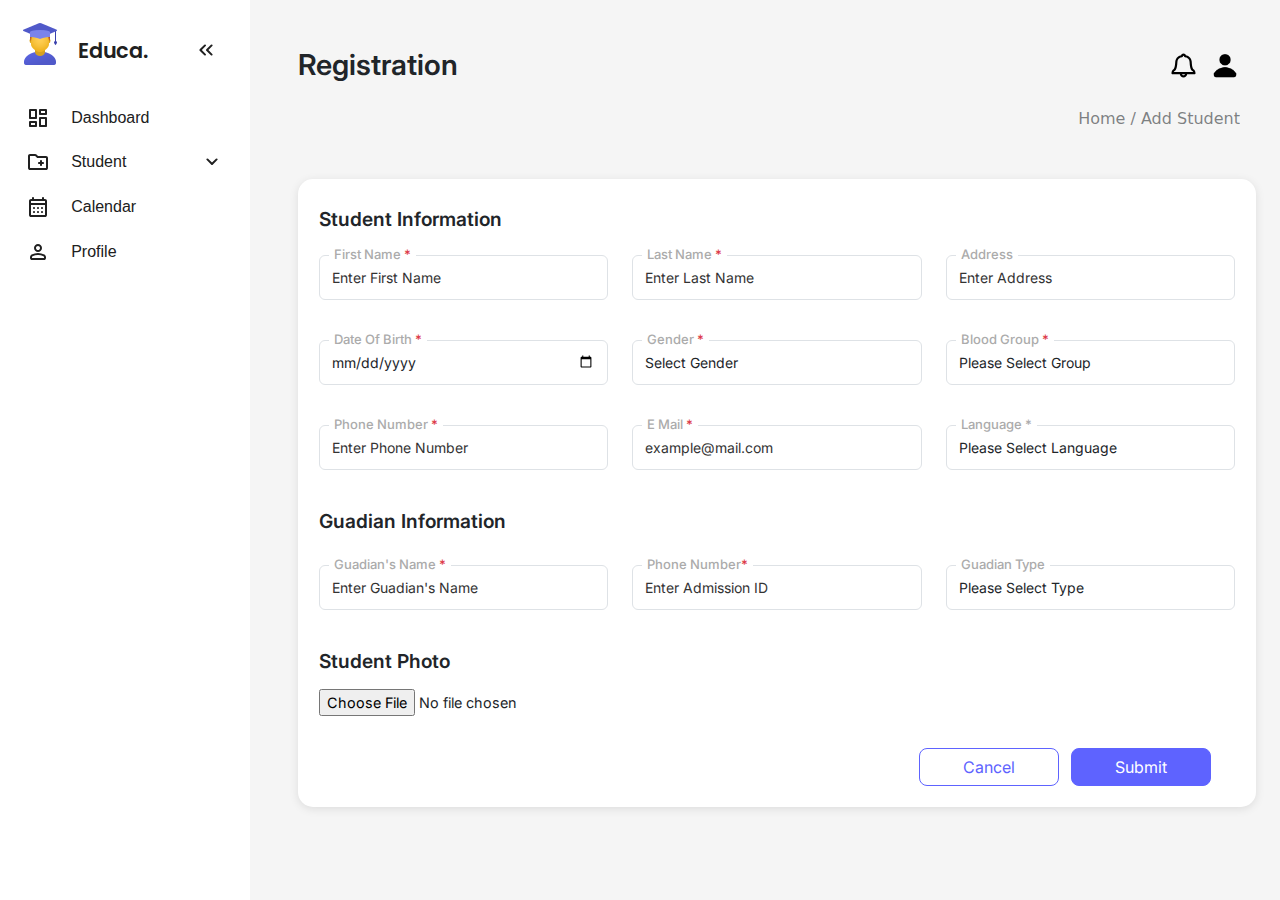
<file: app/add-student.html>
<!DOCTYPE html>
<html lang="en">

<head>
  <meta charset="UTF-8" />
  <meta name="viewport" content="width=device-width, initial-scale=1.0" />
  <link rel="shortcut icon" href="../assets/favicon.png" type="image/x-icon" />
  <link rel="stylesheet" href="../css/style.css" />
  <link rel="stylesheet" href="../css/add-student.css">
  <link href="https://cdn.jsdelivr.net/npm/bootstrap@5.3.3/dist/css/bootstrap.min.css" rel="stylesheet"
    integrity="sha384-QWTKZyjpPEjISv5WaRU9OFeRpok6YctnYmDr5pNlyT2bRjXh0JMhjY6hW+ALEwIH" crossorigin="anonymous" />
  <link rel="stylesheet"
    href="https://fonts.googleapis.com/css2?family=Material+Symbols+Outlined:opsz,wght,FILL,GRAD@20..48,100..700,0..1,-50..200" />
  <title>Educa - Add Student</title>
</head>

<body>
  <nav id="sidebar">
    <ul class="p-0">
      <li class="pt-3">
        <img width="48" height="48" src="../assets/images/logo.png" alt="logo" />
        <span class="logo">Educa.</span>
        <button onclick="toggleSidebar()" id="toggle-btn">
          <svg xmlns="http://www.w3.org/2000/svg" height="24px" viewBox="0 -960 960 960" width="24px" fill="#e8eaed">
            <path
              d="m313-480 155 156q11 11 11.5 27.5T468-268q-11 11-28 11t-28-11L228-452q-6-6-8.5-13t-2.5-15q0-8 2.5-15t8.5-13l184-184q11-11 27.5-11.5T468-692q11 11 11 28t-11 28L313-480Zm264 0 155 156q11 11 11.5 27.5T732-268q-11 11-28 11t-28-11L492-452q-6-6-8.5-13t-2.5-15q0-8 2.5-15t8.5-13l184-184q11-11 27.5-11.5T732-692q11 11 11 28t-11 28L577-480Z" />
          </svg>
        </button>
      </li>
      <li>
        <a href="../index.html">
          <svg xmlns="http://www.w3.org/2000/svg" height="24px" viewBox="0 -960 960 960" width="24px" fill="#e8eaed">
            <path
              d="M520-640v-160q0-17 11.5-28.5T560-840h240q17 0 28.5 11.5T840-800v160q0 17-11.5 28.5T800-600H560q-17 0-28.5-11.5T520-640ZM120-480v-320q0-17 11.5-28.5T160-840h240q17 0 28.5 11.5T440-800v320q0 17-11.5 28.5T400-440H160q-17 0-28.5-11.5T120-480Zm400 320v-320q0-17 11.5-28.5T560-520h240q17 0 28.5 11.5T840-480v320q0 17-11.5 28.5T800-120H560q-17 0-28.5-11.5T520-160Zm-400 0v-160q0-17 11.5-28.5T160-360h240q17 0 28.5 11.5T440-320v160q0 17-11.5 28.5T400-120H160q-17 0-28.5-11.5T120-160Zm80-360h160v-240H200v240Zm400 320h160v-240H600v240Zm0-480h160v-80H600v80ZM200-200h160v-80H200v80Zm160-320Zm240-160Zm0 240ZM360-280Z" />
          </svg>
          <span>Dashboard</span>
        </a>
      </li>
      <li>
        <button onclick="toggleSubMenu(this)" class="dropdown-btn">
          <svg xmlns="http://www.w3.org/2000/svg" height="24px" viewBox="0 -960 960 960" width="24px" fill="#e8eaed">
            <path
              d="M160-160q-33 0-56.5-23.5T80-240v-480q0-33 23.5-56.5T160-800h207q16 0 30.5 6t25.5 17l57 57h320q33 0 56.5 23.5T880-640v400q0 33-23.5 56.5T800-160H160Zm0-80h640v-400H447l-80-80H160v480Zm0 0v-480 480Zm400-160v40q0 17 11.5 28.5T600-320q17 0 28.5-11.5T640-360v-40h40q17 0 28.5-11.5T720-440q0-17-11.5-28.5T680-480h-40v-40q0-17-11.5-28.5T600-560q-17 0-28.5 11.5T560-520v40h-40q-17 0-28.5 11.5T480-440q0 17 11.5 28.5T520-400h40Z" />
          </svg>
          <span>Student</span>
          <svg xmlns="http://www.w3.org/2000/svg" height="24px" viewBox="0 -960 960 960" width="24px" fill="#e8eaed">
            <path
              d="M480-361q-8 0-15-2.5t-13-8.5L268-556q-11-11-11-28t11-28q11-11 28-11t28 11l156 156 156-156q11-11 28-11t28 11q11 11 11 28t-11 28L508-372q-6 6-13 8.5t-15 2.5Z" />
          </svg>
        </button>
        <ul class="sub-menu">
          <div>
            <li class="active"><a href="add-student.html">Add Student</a></li>
            <li><a href="records.html">Records</a></li>
          </div>
        </ul>
      </li>
      <li>
        <a href="calendar.html">
          <svg xmlns="http://www.w3.org/2000/svg" height="24px" viewBox="0 -960 960 960" width="24px" fill="#e8eaed">
            <path
              d="M200-80q-33 0-56.5-23.5T120-160v-560q0-33 23.5-56.5T200-800h40v-40q0-17 11.5-28.5T280-880q17 0 28.5 11.5T320-840v40h320v-40q0-17 11.5-28.5T680-880q17 0 28.5 11.5T720-840v40h40q33 0 56.5 23.5T840-720v560q0 33-23.5 56.5T760-80H200Zm0-80h560v-400H200v400Zm0-480h560v-80H200v80Zm0 0v-80 80Zm280 240q-17 0-28.5-11.5T440-440q0-17 11.5-28.5T480-480q17 0 28.5 11.5T520-440q0 17-11.5 28.5T480-400Zm-160 0q-17 0-28.5-11.5T280-440q0-17 11.5-28.5T320-480q17 0 28.5 11.5T360-440q0 17-11.5 28.5T320-400Zm320 0q-17 0-28.5-11.5T600-440q0-17 11.5-28.5T640-480q17 0 28.5 11.5T680-440q0 17-11.5 28.5T640-400ZM480-240q-17 0-28.5-11.5T440-280q0-17 11.5-28.5T480-320q17 0 28.5 11.5T520-280q0 17-11.5 28.5T480-240Zm-160 0q-17 0-28.5-11.5T280-280q0-17 11.5-28.5T320-320q17 0 28.5 11.5T360-280q0 17-11.5 28.5T320-240Zm320 0q-17 0-28.5-11.5T600-280q0-17 11.5-28.5T640-320q17 0 28.5 11.5T680-280q0 17-11.5 28.5T640-240Z" />
          </svg>
          <span>Calendar</span>
        </a>
      </li>
      <li>
        <a href="profile.html">
          <svg xmlns="http://www.w3.org/2000/svg" height="24px" viewBox="0 -960 960 960" width="24px" fill="#e8eaed">
            <path
              d="M480-480q-66 0-113-47t-47-113q0-66 47-113t113-47q66 0 113 47t47 113q0 66-47 113t-113 47ZM160-240v-32q0-34 17.5-62.5T224-378q62-31 126-46.5T480-440q66 0 130 15.5T736-378q29 15 46.5 43.5T800-272v32q0 33-23.5 56.5T720-160H240q-33 0-56.5-23.5T160-240Zm80 0h480v-32q0-11-5.5-20T700-306q-54-27-109-40.5T480-360q-56 0-111 13.5T260-306q-9 5-14.5 14t-5.5 20v32Zm240-320q33 0 56.5-23.5T560-640q0-33-23.5-56.5T480-720q-33 0-56.5 23.5T400-640q0 33 23.5 56.5T480-560Zm0-80Zm0 400Z" />
          </svg>
          <span>Profile</span>
        </a>
      </li>
    </ul>
  </nav>

  <!-- Main Content -->
  <div class="mt-5 me-4 justify-content-center">
    <!-- Header -->
    <div class="d-flex justify-content-between me-3 mb-3">
      <h1 class="heading">Registration</h1>
      <div>
        <svg class="me-1" xmlns="http://www.w3.org/2000/svg" x="0px" y="0px" width="35" height="35" viewBox="0 0 64 64">
          <path
            d="M 32 10 C 29.662 10 28.306672 11.604938 27.638672 13.085938 C 24.030672 13.809937 17.737984 16.956187 16.958984 24.742188 C 16.665984 29.334188 16.1185 37.883781 13.0625 39.300781 C 12.8505 39.398781 12.655234 39.533219 12.490234 39.699219 C 12.235234 39.954219 10 42.294 10 46 C 10 47.104 10.896 48 12 48 L 25.257812 48 C 25.652433 51.372928 28.522752 54 32 54 C 35.477248 54 38.347567 51.372928 38.742188 48 L 52 48 C 53.104 48 54 47.104 54 46 C 54 42.294 51.764766 39.954219 51.509766 39.699219 C 51.344766 39.534219 51.1495 39.397828 50.9375 39.298828 C 47.8825 37.881828 47.333203 29.333922 47.033203 24.669922 C 46.258203 16.945922 39.966375 13.806984 36.359375 13.083984 C 35.692375 11.603984 34.338 10 32 10 z M 32 14 C 32.603 14 32.766719 14.619859 32.886719 15.255859 C 33.063719 16.190859 33.884422 16.914062 34.857422 16.914062 C 34.931422 16.914063 42.311828 17.650047 43.048828 24.998047 C 43.557828 32.932047 44.389891 40.250797 48.837891 42.716797 C 49.024891 42.956797 49.333937 43.401 49.585938 44 L 14.414062 44 C 14.667063 43.397 14.976203 42.95375 15.158203 42.71875 C 19.609203 40.25475 20.442312 32.935313 20.945312 25.070312 C 21.688313 17.650312 29.068578 16.914062 29.142578 16.914062 C 30.099578 16.914062 30.934375 16.156391 31.109375 15.275391 C 31.232375 14.660391 31.396 14 32 14 z M 29.335938 48 L 34.664062 48 C 34.319789 49.152328 33.262739 50 32 50 C 30.737261 50 29.680211 49.152328 29.335938 48 z">
          </path>
        </svg>
        <img src="../assets/images/profile.png" alt="profile" class="profile-photo rounded-circle" width="30"
          height="30" />
      </div>
    </div>
    <!-- Path -->
    <p class="text-muted text-end me-3 opacity-75 fw-medium mb-5">Home / Add Student</p>

    <!-- Form -->
    <div class="row">
      <div class="col-sm-12">
        <div class="card comman-shadow">
          <div class="card-body">
            <form>
              <div class="row mb-3">
                <div class="col-12 mb-3 mt-2">
                  <h5 class="card-title student-info">
                    Student Information
                  </h5>
                </div>
                <div class="col-12 col-sm-4">
                  <div class="form-group local-forms">
                    <label>First Name <span class="text-danger">*</span></label>
                    <input class="form-control" type="text" placeholder="Enter First Name" />
                  </div>
                </div>
                <div class="col-12 col-sm-4">
                  <div class="form-group local-forms">
                    <label>Last Name <span class="text-danger">*</span></label>
                    <input class="form-control" type="text" placeholder="Enter Last Name" />
                  </div>
                </div>
                <div class="col-12 col-sm-4">
                  <div class="form-group local-forms">
                    <label>Address </label>
                    <input class="form-control" type="text" placeholder="Enter Address" />
                  </div>
                </div>
                <div class="col-12 col-sm-4">
                  <div class="form-group local-forms calendar-icon">
                    <label>Date Of Birth
                      <span class="text-danger">*</span></label>
                    <input class="form-control datetimepicker" type="date" placeholder="DD-MM-YYYY" />
                  </div>
                </div>
                <div class="col-12 col-sm-4">
                  <div class="form-group local-forms">
                    <label>Gender <span class="text-danger">*</span></label>
                    <select class="form-control select">
                      <option>Select Gender</option>
                      <option>Male</option>
                      <option>Female</option>
                      <option>Others</option>
                    </select>
                  </div>
                </div>
                <div class="col-12 col-sm-4">
                  <div class="form-group local-forms">
                    <label>Blood Group <span class="text-danger">*</span></label>
                    <select class="form-control select">
                      <option>Please Select Group</option>
                      <option>A</option>
                      <option>B</option>
                      <option>O</option>
                      <option>AB</option>
                    </select>
                  </div>
                </div>
                <div class="col-12 col-sm-4">
                  <div class="form-group local-forms">
                    <label>Phone Number <span class="text-danger">*</span></label>
                    <input class="form-control" type="text" placeholder="Enter Phone Number" />
                  </div>
                </div>
                <div class="col-12 col-sm-4">
                  <div class="form-group local-forms">
                    <label>E Mail <span class="text-danger">*</span></label>
                    <input class="form-control" type="email" placeholder="example@mail.com" />
                  </div>
                </div>
                <div class="col-12 col-sm-4">
                  <div class="form-group local-forms">
                    <label>Language <span class="login-danger">*</span></label>
                    <select class="form-control select">
                      <option>Please Select Language</option>
                      <option>Sinhala</option>
                      <option>English</option>
                      <option>Tamil</option>
                      <option>Other</option>
                    </select>
                  </div>
                </div>

                <div class="col-12"></div>
                <h5 class="card-title student-info mb-3">
                  Guadian Information
                </h5>
              </div>

              <div class="row">
                <div class="col-12 col-sm-4">
                  <div class="form-group local-forms">
                    <label>Guadian's Name <span class="text-danger">*</span></label>
                    <input class="form-control" type="text" placeholder="Enter Guadian's Name" />
                  </div>
                </div>
                <div class="col-12 col-sm-4">
                  <div class="form-group local-forms">
                    <label>Phone Number<span class="text-danger">*</span></label>
                    <input class="form-control" type="text" placeholder="Enter Admission ID" />
                  </div>
                </div>
                <div class="col-12 col-sm-4">
                  <div class="form-group local-forms">
                    <label>Guadian Type </label>
                    <select class="form-control select">
                      <option>Please Select Type</option>
                      <option>Father</option>
                      <option>Mother</option>
                      <option>Other</option>
                    </select>
                  </div>
                </div>
              </div>

              <div class="col-12 col-sm-4">
                <div class="form-group students-up-files">
                  <h5 class="card-title mb-3">Student Photo</h5>
                  <div class="upload">
                    <input class="upload-file" type="file" />
                  </div>
                </div>
              </div>
              <div class="col-12 text-end">
                <div class="student-submit">
                  <a href="../index.html" class="btn btn-secondary me-2 rounded-3" type="reset">Cancel</a>
                  <button type="submit" class="btn btn-primary me-4 rounded-3">
                    Submit
                  </button>
                </div>

              </div>
          </div>
          </form>
        </div>
      </div>
    </div>
  </div>
  <!-- End -->
  </div>
  <script src="../js/app.js"></script>
  <script src="https://cdn.jsdelivr.net/npm/bootstrap@5.3.3/dist/js/bootstrap.bundle.min.js"
    integrity="sha384-YvpcrYf0tY3lHB60NNkmXc5s9fDVZLESaAA55NDzOxhy9GkcIdslK1eN7N6jIeHz"
    crossorigin="anonymous"></script>
</body>

</html>
</file>
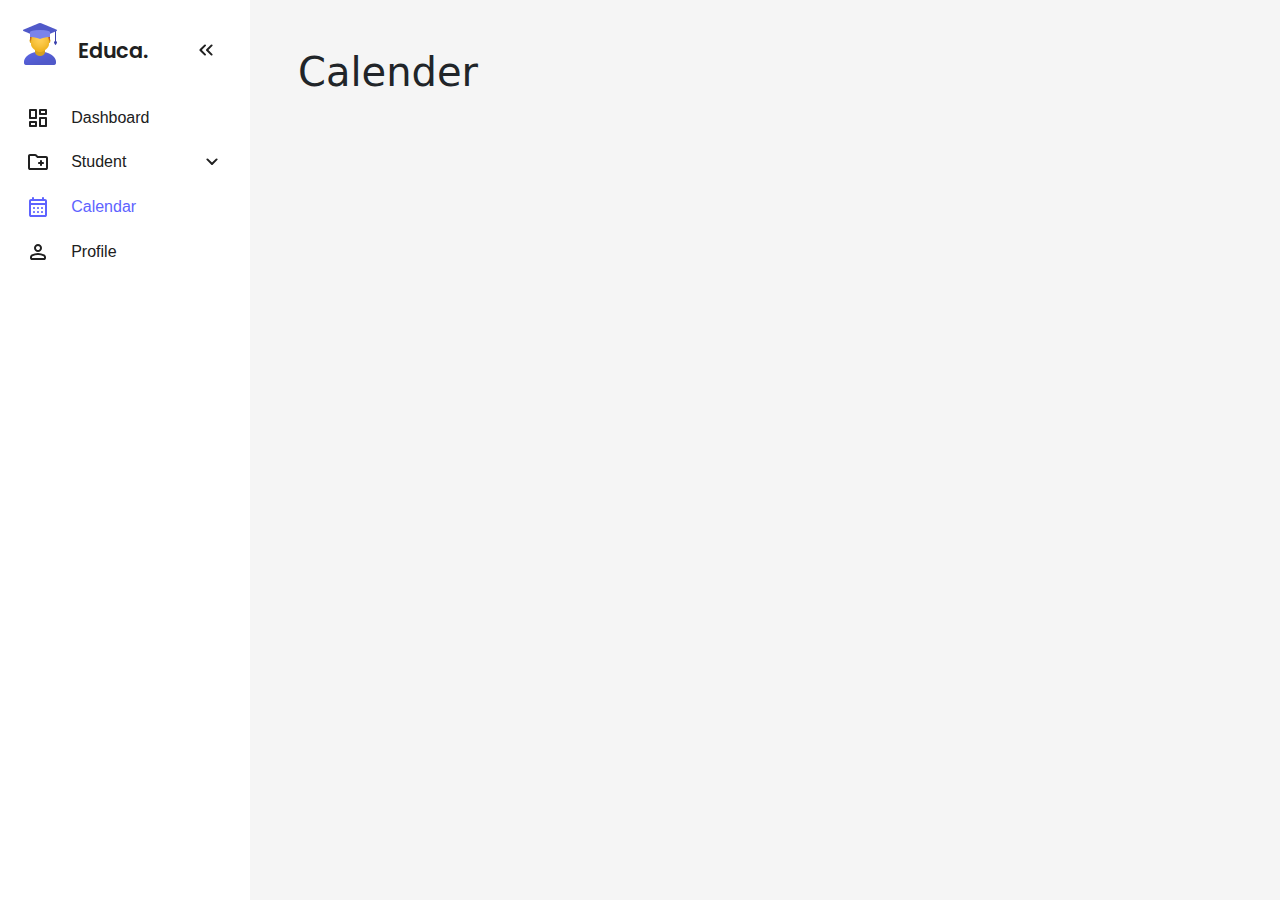
<file: app/calendar.html>
<!DOCTYPE html>
<html lang="en">
  <head>
    <meta charset="UTF-8" />
    <meta name="viewport" content="width=device-width, initial-scale=1.0" />
    <link
      rel="shortcut icon"
      href="../assets/favicon.png"
      type="image/x-icon"
    />
    <link rel="stylesheet" href="../css/style.css" />
    <link
      href="https://cdn.jsdelivr.net/npm/bootstrap@5.3.3/dist/css/bootstrap.min.css"
      rel="stylesheet"
      integrity="sha384-QWTKZyjpPEjISv5WaRU9OFeRpok6YctnYmDr5pNlyT2bRjXh0JMhjY6hW+ALEwIH"
      crossorigin="anonymous"
    />
    <title>Educa - Calender</title>
  </head>
  <body>
    <nav id="sidebar">
      <ul class="p-0">
        <li class="pt-3">
          <img
            width="48"
            height="48"
            src="../assets/images/logo.png"
            alt="logo"
          />
          <span class="logo">Educa.</span>
          <button onclick="toggleSidebar()" id="toggle-btn">
            <svg
              xmlns="http://www.w3.org/2000/svg"
              height="24px"
              viewBox="0 -960 960 960"
              width="24px"
              fill="#e8eaed"
            >
              <path
                d="m313-480 155 156q11 11 11.5 27.5T468-268q-11 11-28 11t-28-11L228-452q-6-6-8.5-13t-2.5-15q0-8 2.5-15t8.5-13l184-184q11-11 27.5-11.5T468-692q11 11 11 28t-11 28L313-480Zm264 0 155 156q11 11 11.5 27.5T732-268q-11 11-28 11t-28-11L492-452q-6-6-8.5-13t-2.5-15q0-8 2.5-15t8.5-13l184-184q11-11 27.5-11.5T732-692q11 11 11 28t-11 28L577-480Z"
              />
            </svg>
          </button>
        </li>
        <li>
          <a href="../index.html">
            <svg
              xmlns="http://www.w3.org/2000/svg"
              height="24px"
              viewBox="0 -960 960 960"
              width="24px"
              fill="#e8eaed"
            >
              <path
                d="M520-640v-160q0-17 11.5-28.5T560-840h240q17 0 28.5 11.5T840-800v160q0 17-11.5 28.5T800-600H560q-17 0-28.5-11.5T520-640ZM120-480v-320q0-17 11.5-28.5T160-840h240q17 0 28.5 11.5T440-800v320q0 17-11.5 28.5T400-440H160q-17 0-28.5-11.5T120-480Zm400 320v-320q0-17 11.5-28.5T560-520h240q17 0 28.5 11.5T840-480v320q0 17-11.5 28.5T800-120H560q-17 0-28.5-11.5T520-160Zm-400 0v-160q0-17 11.5-28.5T160-360h240q17 0 28.5 11.5T440-320v160q0 17-11.5 28.5T400-120H160q-17 0-28.5-11.5T120-160Zm80-360h160v-240H200v240Zm400 320h160v-240H600v240Zm0-480h160v-80H600v80ZM200-200h160v-80H200v80Zm160-320Zm240-160Zm0 240ZM360-280Z"
              />
            </svg>
            <span>Dashboard</span>
          </a>
        </li>
        <li>
          <button onclick="toggleSubMenu(this)" class="dropdown-btn">
            <svg
              xmlns="http://www.w3.org/2000/svg"
              height="24px"
              viewBox="0 -960 960 960"
              width="24px"
              fill="#e8eaed"
            >
              <path
                d="M160-160q-33 0-56.5-23.5T80-240v-480q0-33 23.5-56.5T160-800h207q16 0 30.5 6t25.5 17l57 57h320q33 0 56.5 23.5T880-640v400q0 33-23.5 56.5T800-160H160Zm0-80h640v-400H447l-80-80H160v480Zm0 0v-480 480Zm400-160v40q0 17 11.5 28.5T600-320q17 0 28.5-11.5T640-360v-40h40q17 0 28.5-11.5T720-440q0-17-11.5-28.5T680-480h-40v-40q0-17-11.5-28.5T600-560q-17 0-28.5 11.5T560-520v40h-40q-17 0-28.5 11.5T480-440q0 17 11.5 28.5T520-400h40Z"
              />
            </svg>
            <span>Student</span>
            <svg
              xmlns="http://www.w3.org/2000/svg"
              height="24px"
              viewBox="0 -960 960 960"
              width="24px"
              fill="#e8eaed"
            >
              <path
                d="M480-361q-8 0-15-2.5t-13-8.5L268-556q-11-11-11-28t11-28q11-11 28-11t28 11l156 156 156-156q11-11 28-11t28 11q11 11 11 28t-11 28L508-372q-6 6-13 8.5t-15 2.5Z"
              />
            </svg>
          </button>
          <ul class="sub-menu">
            <div>
              <li><a href="add-student.html">Add Student</a></li>
              <li><a href="records.html">Records</a></li>
            </div>
          </ul>
        </li>
        <li class="active">
          <a href="calendar.html">
            <svg
              xmlns="http://www.w3.org/2000/svg"
              height="24px"
              viewBox="0 -960 960 960"
              width="24px"
              fill="#e8eaed"
            >
              <path
                d="M200-80q-33 0-56.5-23.5T120-160v-560q0-33 23.5-56.5T200-800h40v-40q0-17 11.5-28.5T280-880q17 0 28.5 11.5T320-840v40h320v-40q0-17 11.5-28.5T680-880q17 0 28.5 11.5T720-840v40h40q33 0 56.5 23.5T840-720v560q0 33-23.5 56.5T760-80H200Zm0-80h560v-400H200v400Zm0-480h560v-80H200v80Zm0 0v-80 80Zm280 240q-17 0-28.5-11.5T440-440q0-17 11.5-28.5T480-480q17 0 28.5 11.5T520-440q0 17-11.5 28.5T480-400Zm-160 0q-17 0-28.5-11.5T280-440q0-17 11.5-28.5T320-480q17 0 28.5 11.5T360-440q0 17-11.5 28.5T320-400Zm320 0q-17 0-28.5-11.5T600-440q0-17 11.5-28.5T640-480q17 0 28.5 11.5T680-440q0 17-11.5 28.5T640-400ZM480-240q-17 0-28.5-11.5T440-280q0-17 11.5-28.5T480-320q17 0 28.5 11.5T520-280q0 17-11.5 28.5T480-240Zm-160 0q-17 0-28.5-11.5T280-280q0-17 11.5-28.5T320-320q17 0 28.5 11.5T360-280q0 17-11.5 28.5T320-240Zm320 0q-17 0-28.5-11.5T600-280q0-17 11.5-28.5T640-320q17 0 28.5 11.5T680-280q0 17-11.5 28.5T640-240Z"
              />
            </svg>
            <span>Calendar</span>
          </a>
        </li>
        <li>
          <a href="profile.html">
            <svg
              xmlns="http://www.w3.org/2000/svg"
              height="24px"
              viewBox="0 -960 960 960"
              width="24px"
              fill="#e8eaed"
            >
              <path
                d="M480-480q-66 0-113-47t-47-113q0-66 47-113t113-47q66 0 113 47t47 113q0 66-47 113t-113 47ZM160-240v-32q0-34 17.5-62.5T224-378q62-31 126-46.5T480-440q66 0 130 15.5T736-378q29 15 46.5 43.5T800-272v32q0 33-23.5 56.5T720-160H240q-33 0-56.5-23.5T160-240Zm80 0h480v-32q0-11-5.5-20T700-306q-54-27-109-40.5T480-360q-56 0-111 13.5T260-306q-9 5-14.5 14t-5.5 20v32Zm240-320q33 0 56.5-23.5T560-640q0-33-23.5-56.5T480-720q-33 0-56.5 23.5T400-640q0 33 23.5 56.5T480-560Zm0-80Zm0 400Z"
              />
            </svg>
            <span>Profile</span>
          </a>
        </li>
      </ul>
    </nav>

    <div class="mt-5">
      <h1>Calender</h1>
    </div>
    <script src="../js/app.js"></script>
    <script
      src="https://cdn.jsdelivr.net/npm/bootstrap@5.3.3/dist/js/bootstrap.bundle.min.js"
      integrity="sha384-YvpcrYf0tY3lHB60NNkmXc5s9fDVZLESaAA55NDzOxhy9GkcIdslK1eN7N6jIeHz"
      crossorigin="anonymous"
    ></script>
  </body>
</html>
</file>
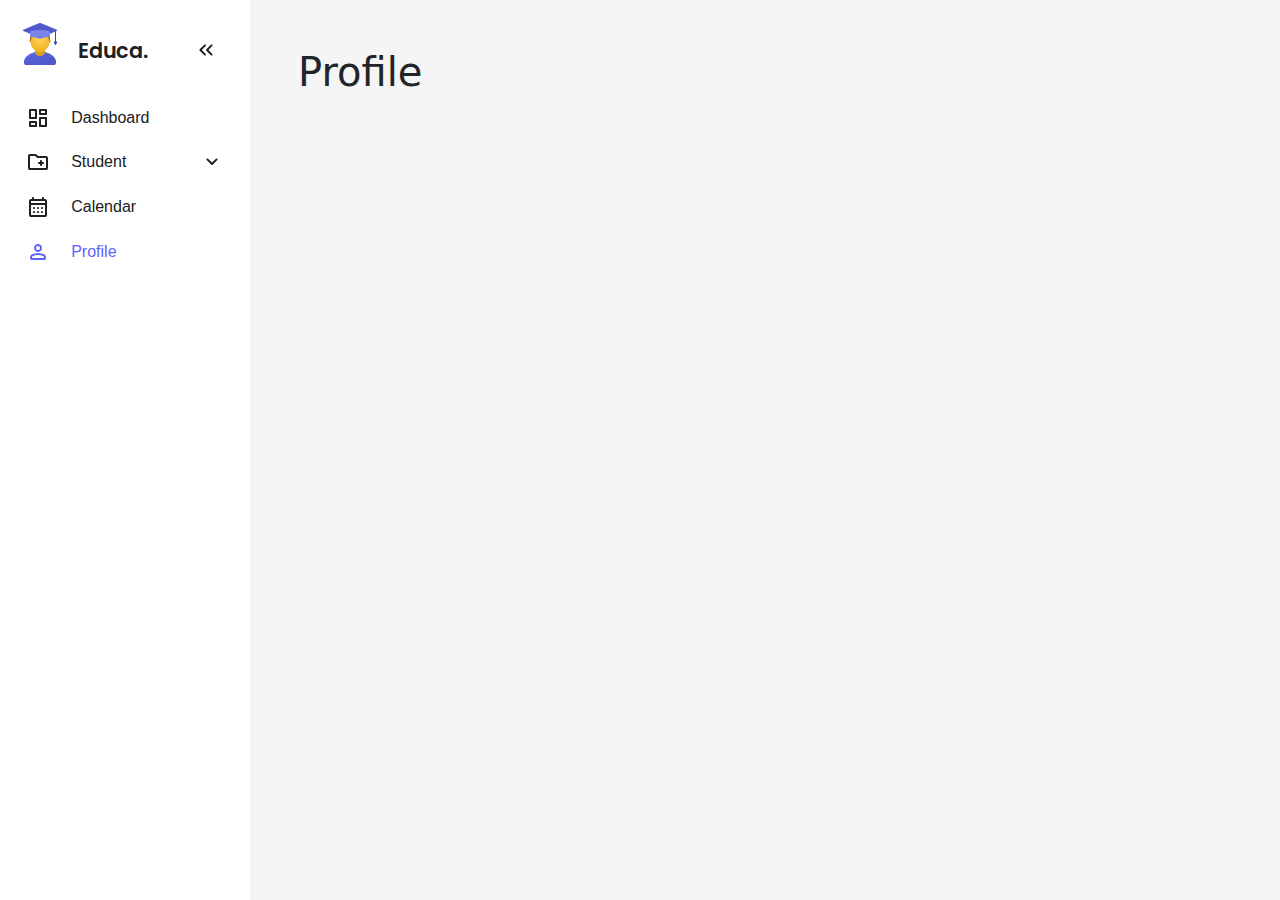
<file: app/profile.html>
<!DOCTYPE html>
<html lang="en">
  <head>
    <meta charset="UTF-8" />
    <meta name="viewport" content="width=device-width, initial-scale=1.0" />
    <link
      rel="shortcut icon"
      href="../assets/favicon.png"
      type="image/x-icon"
    />
    <link rel="stylesheet" href="../css/style.css" />
    <link
      href="https://cdn.jsdelivr.net/npm/bootstrap@5.3.3/dist/css/bootstrap.min.css"
      rel="stylesheet"
      integrity="sha384-QWTKZyjpPEjISv5WaRU9OFeRpok6YctnYmDr5pNlyT2bRjXh0JMhjY6hW+ALEwIH"
      crossorigin="anonymous"
    />
    <title>Educa - Profile</title>
  </head>
  <body>
    <nav id="sidebar">
      <ul class="p-0">
        <li class="pt-3">
          <img
            width="48"
            height="48"
            src="../assets/images/logo.png"
            alt="logo"
          />
          <span class="logo">Educa.</span>
          <button onclick="toggleSidebar()" id="toggle-btn">
            <svg
              xmlns="http://www.w3.org/2000/svg"
              height="24px"
              viewBox="0 -960 960 960"
              width="24px"
              fill="#e8eaed"
            >
              <path
                d="m313-480 155 156q11 11 11.5 27.5T468-268q-11 11-28 11t-28-11L228-452q-6-6-8.5-13t-2.5-15q0-8 2.5-15t8.5-13l184-184q11-11 27.5-11.5T468-692q11 11 11 28t-11 28L313-480Zm264 0 155 156q11 11 11.5 27.5T732-268q-11 11-28 11t-28-11L492-452q-6-6-8.5-13t-2.5-15q0-8 2.5-15t8.5-13l184-184q11-11 27.5-11.5T732-692q11 11 11 28t-11 28L577-480Z"
              />
            </svg>
          </button>
        </li>
        <li>
          <a href="../index.html">
            <svg
              xmlns="http://www.w3.org/2000/svg"
              height="24px"
              viewBox="0 -960 960 960"
              width="24px"
              fill="#e8eaed"
            >
              <path
                d="M520-640v-160q0-17 11.5-28.5T560-840h240q17 0 28.5 11.5T840-800v160q0 17-11.5 28.5T800-600H560q-17 0-28.5-11.5T520-640ZM120-480v-320q0-17 11.5-28.5T160-840h240q17 0 28.5 11.5T440-800v320q0 17-11.5 28.5T400-440H160q-17 0-28.5-11.5T120-480Zm400 320v-320q0-17 11.5-28.5T560-520h240q17 0 28.5 11.5T840-480v320q0 17-11.5 28.5T800-120H560q-17 0-28.5-11.5T520-160Zm-400 0v-160q0-17 11.5-28.5T160-360h240q17 0 28.5 11.5T440-320v160q0 17-11.5 28.5T400-120H160q-17 0-28.5-11.5T120-160Zm80-360h160v-240H200v240Zm400 320h160v-240H600v240Zm0-480h160v-80H600v80ZM200-200h160v-80H200v80Zm160-320Zm240-160Zm0 240ZM360-280Z"
              />
            </svg>
            <span>Dashboard</span>
          </a>
        </li>
        <li>
          <button onclick="toggleSubMenu(this)" class="dropdown-btn">
            <svg
              xmlns="http://www.w3.org/2000/svg"
              height="24px"
              viewBox="0 -960 960 960"
              width="24px"
              fill="#e8eaed"
            >
              <path
                d="M160-160q-33 0-56.5-23.5T80-240v-480q0-33 23.5-56.5T160-800h207q16 0 30.5 6t25.5 17l57 57h320q33 0 56.5 23.5T880-640v400q0 33-23.5 56.5T800-160H160Zm0-80h640v-400H447l-80-80H160v480Zm0 0v-480 480Zm400-160v40q0 17 11.5 28.5T600-320q17 0 28.5-11.5T640-360v-40h40q17 0 28.5-11.5T720-440q0-17-11.5-28.5T680-480h-40v-40q0-17-11.5-28.5T600-560q-17 0-28.5 11.5T560-520v40h-40q-17 0-28.5 11.5T480-440q0 17 11.5 28.5T520-400h40Z"
              />
            </svg>
            <span>Student</span>
            <svg
              xmlns="http://www.w3.org/2000/svg"
              height="24px"
              viewBox="0 -960 960 960"
              width="24px"
              fill="#e8eaed"
            >
              <path
                d="M480-361q-8 0-15-2.5t-13-8.5L268-556q-11-11-11-28t11-28q11-11 28-11t28 11l156 156 156-156q11-11 28-11t28 11q11 11 11 28t-11 28L508-372q-6 6-13 8.5t-15 2.5Z"
              />
            </svg>
          </button>
          <ul class="sub-menu">
            <div>
              <li><a href="add-student.html">Add Student</a></li>
              <li><a href="records.html">Records</a></li>
            </div>
          </ul>
        </li>
        <li>
          <a href="calendar.html">
            <svg
              xmlns="http://www.w3.org/2000/svg"
              height="24px"
              viewBox="0 -960 960 960"
              width="24px"
              fill="#e8eaed"
            >
              <path
                d="M200-80q-33 0-56.5-23.5T120-160v-560q0-33 23.5-56.5T200-800h40v-40q0-17 11.5-28.5T280-880q17 0 28.5 11.5T320-840v40h320v-40q0-17 11.5-28.5T680-880q17 0 28.5 11.5T720-840v40h40q33 0 56.5 23.5T840-720v560q0 33-23.5 56.5T760-80H200Zm0-80h560v-400H200v400Zm0-480h560v-80H200v80Zm0 0v-80 80Zm280 240q-17 0-28.5-11.5T440-440q0-17 11.5-28.5T480-480q17 0 28.5 11.5T520-440q0 17-11.5 28.5T480-400Zm-160 0q-17 0-28.5-11.5T280-440q0-17 11.5-28.5T320-480q17 0 28.5 11.5T360-440q0 17-11.5 28.5T320-400Zm320 0q-17 0-28.5-11.5T600-440q0-17 11.5-28.5T640-480q17 0 28.5 11.5T680-440q0 17-11.5 28.5T640-400ZM480-240q-17 0-28.5-11.5T440-280q0-17 11.5-28.5T480-320q17 0 28.5 11.5T520-280q0 17-11.5 28.5T480-240Zm-160 0q-17 0-28.5-11.5T280-280q0-17 11.5-28.5T320-320q17 0 28.5 11.5T360-280q0 17-11.5 28.5T320-240Zm320 0q-17 0-28.5-11.5T600-280q0-17 11.5-28.5T640-320q17 0 28.5 11.5T680-280q0 17-11.5 28.5T640-240Z"
              />
            </svg>
            <span>Calendar</span>
          </a>
        </li>
        <li class="active">
          <a href="profile.html">
            <svg
              xmlns="http://www.w3.org/2000/svg"
              height="24px"
              viewBox="0 -960 960 960"
              width="24px"
              fill="#e8eaed"
            >
              <path
                d="M480-480q-66 0-113-47t-47-113q0-66 47-113t113-47q66 0 113 47t47 113q0 66-47 113t-113 47ZM160-240v-32q0-34 17.5-62.5T224-378q62-31 126-46.5T480-440q66 0 130 15.5T736-378q29 15 46.5 43.5T800-272v32q0 33-23.5 56.5T720-160H240q-33 0-56.5-23.5T160-240Zm80 0h480v-32q0-11-5.5-20T700-306q-54-27-109-40.5T480-360q-56 0-111 13.5T260-306q-9 5-14.5 14t-5.5 20v32Zm240-320q33 0 56.5-23.5T560-640q0-33-23.5-56.5T480-720q-33 0-56.5 23.5T400-640q0 33 23.5 56.5T480-560Zm0-80Zm0 400Z"
              />
            </svg>
            <span>Profile</span>
          </a>
        </li>
      </ul>
    </nav>

    <div class="mt-5">
      <h1>Profile</h1>
    </div>
    <script src="../js/app.js"></script>
    <script
      src="https://cdn.jsdelivr.net/npm/bootstrap@5.3.3/dist/js/bootstrap.bundle.min.js"
      integrity="sha384-YvpcrYf0tY3lHB60NNkmXc5s9fDVZLESaAA55NDzOxhy9GkcIdslK1eN7N6jIeHz"
      crossorigin="anonymous"
    ></script>
  </body>
</html>
</file>
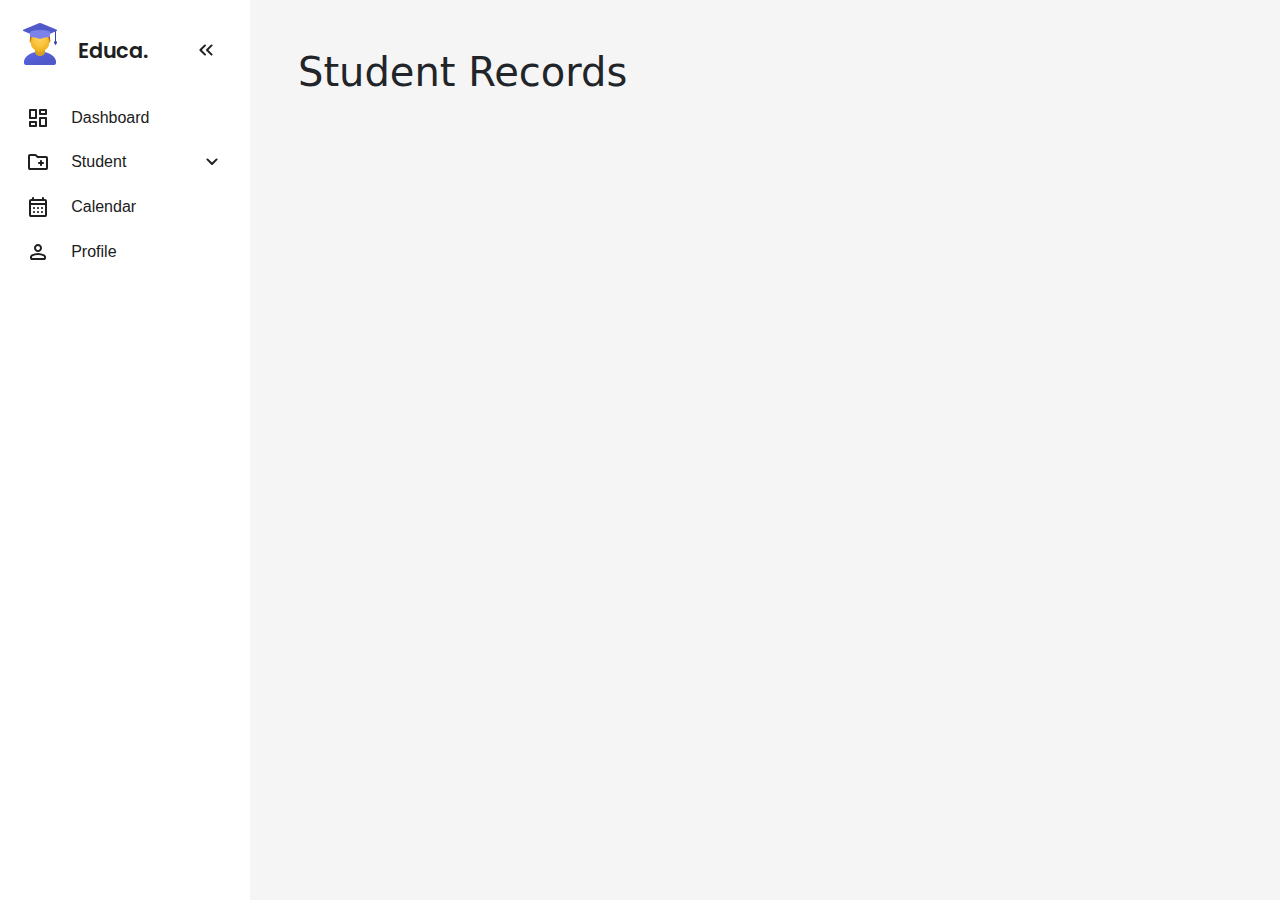
<file: app/records.html>
<!DOCTYPE html>
<html lang="en">
  <head>
    <meta charset="UTF-8" />
    <meta name="viewport" content="width=device-width, initial-scale=1.0" />
    <link
      rel="shortcut icon"
      href="../assets/favicon.png"
      type="image/x-icon"
    />
    <link rel="stylesheet" href="../css/style.css" />
    <link
      href="https://cdn.jsdelivr.net/npm/bootstrap@5.3.3/dist/css/bootstrap.min.css"
      rel="stylesheet"
      integrity="sha384-QWTKZyjpPEjISv5WaRU9OFeRpok6YctnYmDr5pNlyT2bRjXh0JMhjY6hW+ALEwIH"
      crossorigin="anonymous"
    />
    <title>Educa - Records</title>
  </head>
  <body>
    <nav id="sidebar">
      <ul class="p-0">
        <li class="pt-3">
          <img
            width="48"
            height="48"
            src="../assets/images/logo.png"
            alt="logo"
          />
          <span class="logo">Educa.</span>
          <button onclick="toggleSidebar()" id="toggle-btn">
            <svg
              xmlns="http://www.w3.org/2000/svg"
              height="24px"
              viewBox="0 -960 960 960"
              width="24px"
              fill="#e8eaed"
            >
              <path
                d="m313-480 155 156q11 11 11.5 27.5T468-268q-11 11-28 11t-28-11L228-452q-6-6-8.5-13t-2.5-15q0-8 2.5-15t8.5-13l184-184q11-11 27.5-11.5T468-692q11 11 11 28t-11 28L313-480Zm264 0 155 156q11 11 11.5 27.5T732-268q-11 11-28 11t-28-11L492-452q-6-6-8.5-13t-2.5-15q0-8 2.5-15t8.5-13l184-184q11-11 27.5-11.5T732-692q11 11 11 28t-11 28L577-480Z"
              />
            </svg>
          </button>
        </li>
        <li>
          <a href="../index.html">
            <svg
              xmlns="http://www.w3.org/2000/svg"
              height="24px"
              viewBox="0 -960 960 960"
              width="24px"
              fill="#e8eaed"
            >
              <path
                d="M520-640v-160q0-17 11.5-28.5T560-840h240q17 0 28.5 11.5T840-800v160q0 17-11.5 28.5T800-600H560q-17 0-28.5-11.5T520-640ZM120-480v-320q0-17 11.5-28.5T160-840h240q17 0 28.5 11.5T440-800v320q0 17-11.5 28.5T400-440H160q-17 0-28.5-11.5T120-480Zm400 320v-320q0-17 11.5-28.5T560-520h240q17 0 28.5 11.5T840-480v320q0 17-11.5 28.5T800-120H560q-17 0-28.5-11.5T520-160Zm-400 0v-160q0-17 11.5-28.5T160-360h240q17 0 28.5 11.5T440-320v160q0 17-11.5 28.5T400-120H160q-17 0-28.5-11.5T120-160Zm80-360h160v-240H200v240Zm400 320h160v-240H600v240Zm0-480h160v-80H600v80ZM200-200h160v-80H200v80Zm160-320Zm240-160Zm0 240ZM360-280Z"
              />
            </svg>
            <span>Dashboard</span>
          </a>
        </li>
        <li>
          <button onclick="toggleSubMenu(this)" class="dropdown-btn">
            <svg
              xmlns="http://www.w3.org/2000/svg"
              height="24px"
              viewBox="0 -960 960 960"
              width="24px"
              fill="#e8eaed"
            >
              <path
                d="M160-160q-33 0-56.5-23.5T80-240v-480q0-33 23.5-56.5T160-800h207q16 0 30.5 6t25.5 17l57 57h320q33 0 56.5 23.5T880-640v400q0 33-23.5 56.5T800-160H160Zm0-80h640v-400H447l-80-80H160v480Zm0 0v-480 480Zm400-160v40q0 17 11.5 28.5T600-320q17 0 28.5-11.5T640-360v-40h40q17 0 28.5-11.5T720-440q0-17-11.5-28.5T680-480h-40v-40q0-17-11.5-28.5T600-560q-17 0-28.5 11.5T560-520v40h-40q-17 0-28.5 11.5T480-440q0 17 11.5 28.5T520-400h40Z"
              />
            </svg>
            <span>Student</span>
            <svg
              xmlns="http://www.w3.org/2000/svg"
              height="24px"
              viewBox="0 -960 960 960"
              width="24px"
              fill="#e8eaed"
            >
              <path
                d="M480-361q-8 0-15-2.5t-13-8.5L268-556q-11-11-11-28t11-28q11-11 28-11t28 11l156 156 156-156q11-11 28-11t28 11q11 11 11 28t-11 28L508-372q-6 6-13 8.5t-15 2.5Z"
              />
            </svg>
          </button>
          <ul class="sub-menu">
            <div>
              <li><a href="add-student.html">Add Student</a></li>
              <li class="active"><a href="records.html">Records</a></li>
            </div>
          </ul>
        </li>
        <li>
          <a href="calendar.html">
            <svg
              xmlns="http://www.w3.org/2000/svg"
              height="24px"
              viewBox="0 -960 960 960"
              width="24px"
              fill="#e8eaed"
            >
              <path
                d="M200-80q-33 0-56.5-23.5T120-160v-560q0-33 23.5-56.5T200-800h40v-40q0-17 11.5-28.5T280-880q17 0 28.5 11.5T320-840v40h320v-40q0-17 11.5-28.5T680-880q17 0 28.5 11.5T720-840v40h40q33 0 56.5 23.5T840-720v560q0 33-23.5 56.5T760-80H200Zm0-80h560v-400H200v400Zm0-480h560v-80H200v80Zm0 0v-80 80Zm280 240q-17 0-28.5-11.5T440-440q0-17 11.5-28.5T480-480q17 0 28.5 11.5T520-440q0 17-11.5 28.5T480-400Zm-160 0q-17 0-28.5-11.5T280-440q0-17 11.5-28.5T320-480q17 0 28.5 11.5T360-440q0 17-11.5 28.5T320-400Zm320 0q-17 0-28.5-11.5T600-440q0-17 11.5-28.5T640-480q17 0 28.5 11.5T680-440q0 17-11.5 28.5T640-400ZM480-240q-17 0-28.5-11.5T440-280q0-17 11.5-28.5T480-320q17 0 28.5 11.5T520-280q0 17-11.5 28.5T480-240Zm-160 0q-17 0-28.5-11.5T280-280q0-17 11.5-28.5T320-320q17 0 28.5 11.5T360-280q0 17-11.5 28.5T320-240Zm320 0q-17 0-28.5-11.5T600-280q0-17 11.5-28.5T640-320q17 0 28.5 11.5T680-280q0 17-11.5 28.5T640-240Z"
              />
            </svg>
            <span>Calendar</span>
          </a>
        </li>
        <li>
          <a href="profile.html">
            <svg
              xmlns="http://www.w3.org/2000/svg"
              height="24px"
              viewBox="0 -960 960 960"
              width="24px"
              fill="#e8eaed"
            >
              <path
                d="M480-480q-66 0-113-47t-47-113q0-66 47-113t113-47q66 0 113 47t47 113q0 66-47 113t-113 47ZM160-240v-32q0-34 17.5-62.5T224-378q62-31 126-46.5T480-440q66 0 130 15.5T736-378q29 15 46.5 43.5T800-272v32q0 33-23.5 56.5T720-160H240q-33 0-56.5-23.5T160-240Zm80 0h480v-32q0-11-5.5-20T700-306q-54-27-109-40.5T480-360q-56 0-111 13.5T260-306q-9 5-14.5 14t-5.5 20v32Zm240-320q33 0 56.5-23.5T560-640q0-33-23.5-56.5T480-720q-33 0-56.5 23.5T400-640q0 33 23.5 56.5T480-560Zm0-80Zm0 400Z"
              />
            </svg>
            <span>Profile</span>
          </a>
        </li>
      </ul>
    </nav>

    <div class="mt-5">
      <h1>Student Records</h1>
    </div>
    <script src="../js/app.js"></script>
    <script
      src="https://cdn.jsdelivr.net/npm/bootstrap@5.3.3/dist/js/bootstrap.bundle.min.js"
      integrity="sha384-YvpcrYf0tY3lHB60NNkmXc5s9fDVZLESaAA55NDzOxhy9GkcIdslK1eN7N6jIeHz"
      crossorigin="anonymous"
    ></script>
  </body>
</html>
</file>
<file: css/style.css>
@import url('https://fonts.googleapis.com/css2?family=Inter:ital,opsz,wght@0,14..32,100..900;1,14..32,100..900&family=Poppins:ital,wght@0,100;0,200;0,300;0,400;0,500;0,600;0,700;0,800;0,900;1,100;1,200;1,300;1,400;1,500;1,600;1,700;1,800;1,900&family=Ubuntu:ital,wght@0,300;0,400;0,500;0,700;1,300;1,400;1,500;1,700&display=swap');
:root{
  --base-clr: #fff;
  --line-clr: #42434a;
  --hover-clr: #5963E0;
  --text-clr: #202020;
  --accent-clr: #5e63ff;
  --secondary-base-clr: #f5f5f5;

  --base-font: 'Inter',sans-serif;
  --secondary-font: 'Poppins',sans-serif;
  --third-font: 'Ubuntu', sans-serif;
}
*{
  margin: 0;
  padding: 0;
}
html{
  font-family: var(--secondary-font);
  line-height: 1.5rem;
  scroll-behavior: smooth;
}
body{
  min-height: 100vh;
  min-height: 100dvh;
  background-color: var(--secondary-base-clr) !important;
  color: var(--text-clr);
  display: grid;
  grid-template-columns: auto 1fr;
}
#sidebar{
  box-sizing: border-box;
  /* font-family: var(--secondary-font); */
  font-family: 'Roboto', sans-serif;
  font-size: 1rem;
  height: 100vh;
  width: 250px;
  padding: 5px 1em;
  margin-right: 3rem;
  background-color: var(--base-clr);
  
  position: sticky;
  top: 0;
  align-self: start;
  transition: 300ms ease-in-out;
  overflow: hidden;
  text-wrap: nowrap;
  z-index: 2;
}
#sidebar.close{
  padding: 5px;
  width: 60px;
}
#sidebar ul{
  list-style: none;
}
#sidebar > ul > li:first-child{
  display: flex;
  justify-content: flex-end;
  margin-bottom: 16px;
  .logo{
    font-weight: 600;
    font-size: 1.3rem;
    font-family:var(--secondary-font);
  }
}
#sidebar ul li.active a{
  color: var(--accent-clr);

  svg{
    fill: var(--accent-clr);
  }
}

#sidebar ul li.active a:hover{
  color: var(--base-clr);

  svg{
    fill: var(--base-clr);
  }
}

#sidebar a, #sidebar .dropdown-btn, #sidebar .logo{
  border-radius: .5em;
  padding: .65em;
  text-decoration: none;
  color: var(--text-clr);
  display: flex;
  align-items: center;
  gap: 1.3em;
}
.dropdown-btn{
  width: 100%;
  text-align: left;
  background: none;
  border: none;
  font: inherit;
  cursor: pointer;
}

#sidebar svg{
  flex-shrink: 0;
  fill: var(--text-clr);
}
#sidebar a span, #sidebar .dropdown-btn span{
  flex-grow: 1;
}
#sidebar a:hover, #sidebar .dropdown-btn:hover{
  background-color: var(--hover-clr);
  color: var(--base-clr);

  svg{
    fill: var(--base-clr);
  }
}
#sidebar .sub-menu{
  display: grid;
  grid-template-rows: 0fr;
  transition: 300ms ease-in-out;

  > div{
    overflow: hidden;
  }
}
#sidebar .sub-menu.show{
  grid-template-rows: 1fr;
}
.dropdown-btn svg{
  transition: 200ms ease;
}
.rotate svg:last-child{
  rotate: 180deg;
}
#sidebar .sub-menu a{
  padding-left: 2em;
}
#toggle-btn{
  margin-left: auto;
  padding: 1em;
  border: none;
  border-radius: .5em;
  background: none;
  cursor: pointer;

  svg{
    transition: rotate 150ms ease;
  }
}
#toggle-btn:hover{
  background-color: var(--hover-clr);
  svg{
    fill: var(--base-clr);
  }
}

main{
  padding: min(30px, 7%);
}
main p{
  color: var(--secondary-text-clr);
  margin-top: 5px;
  margin-bottom: 15px;
}
.container{
  border: 1px solid var(--line-clr);
  border-radius: 1em;
  margin-bottom: 20px;
  padding: min(3em, 15%);

  h2, p { margin-top: 1em }
}

.heading{
  font-family: var(--base-font);
  font-size: 1.8rem;
  font-weight: 600;
  margin-bottom: 0.5rem;
}

.card-title{
  font-family: var(--base-font);
  font-size: 1.1rem;
  font-weight: 600;
  margin-bottom: 0.5rem;
}


@media(max-width: 800px){
  body{
    grid-template-columns: 1fr;
  }
  main{
    padding: 2em 1em 60px 1em;
  }
  .container{
    border: none;
    padding: 0;
  }
  #sidebar{
    height: 60px;
    width: 100%;
    border-right: none;
    border-top: 1px solid var(--line-clr);
    padding: 0;
    position: fixed;
    top: unset;
    bottom: 0;

    > ul{
      padding: 0;
      display: grid;
      grid-auto-columns: 60px;
      grid-auto-flow: column;
      align-items: center;
      overflow-x: scroll;
    }
    ul li{
      height: 100%;
    }
    ul a, ul .dropdown-btn{
      width: 60px;
      height: 60px;
      padding: 0;
      border-radius: 0;
      justify-content: center;
    }

    ul li span, ul li:first-child, .dropdown-btn svg:last-child{
      display: none;
    }

    ul li .sub-menu.show{
      position: fixed;
      bottom: 60px;
      left: 0;
      box-sizing: border-box;
      height: 60px;
      width: 100%;
      background-color: var(--base-clr);
      border-top: 1px solid var(--line-clr);
      display: flex;
      justify-content: center;

      > div{
        overflow-x: auto;
      }
      li{
        display: inline-flex;
      }
      a{
        box-sizing: border-box;
        padding: 1em;
        width: auto;
        justify-content: center;
      }
    }
  }

  .card{
    margin-left: 1rem;
  }

  .heading{
    margin-left: 1.2rem;
  }

  .profile-photo{
    visibility: hidden;
  }
}
</file>
<file: css/add-student.css>
.card-body {
  font-family: "Inter", sans-serif;
  font-size: 1rem;
}

.card-title {
  font-family: "Inter", sans-serif;
  font-size: 1.2rem;
  font-weight: 600;
  margin-bottom: 0.5rem;
}

.form-control {
  font-family: "Inter", sans-serif;
  font-size: 14px !important;
  border: 1px solid #ddd;
  box-shadow: none;
  color: #333;
  height: 45px;
}

.form-control:focus {
  border-color: #3d5ee1;
  box-shadow: none;
  outline: 0;
}
.form-control.form-control-sm {
  height: calc(1.5em + 0.5rem + 2px);
}
.form-control-sm {
  background-color: #fff;
}
.form-control.form-control-lg {
  height: calc(1.5em + 1rem + 2px);
}
.form-control .select {
  font-size: 1rem;
}

.form-group {
  margin-bottom: 2rem;
}
.form-group.local-forms {
  margin-bottom: 40px;
}

label {
  display: inline-block;
  margin-bottom: 0.5rem;
}
.input-group .form-control {
  height: 40px;
}
.input-group .input-height {
  height: auto;
}

.upload-images {
  background: rgba(255, 255, 255, 0.8);
  border: 1px solid #e4e4e4;
  border-radius: 5px;
  display: flex;
  margin-top: 30px;
  width: 196px;
  height: 78px;
  justify-content: space-around;
  align-items: center;
  position: relative;
}

.card.comman-shadow {
  background: #fff;
  box-shadow: 0 2px 10px rgba(0, 0, 0, 0.1);
  border-radius: 15px;
  border: 0;
  padding: 5px;
}

.card.comman-shadow .card-header {
  border-radius: 15px 15px 0 0;
  border-bottom: 0;
  padding-bottom: 10px;
}

.local-forms {
  position: relative;
}
.local-forms label {
  font-size: 13px;
  color: #ababab;
  font-weight: 500;
  position: absolute;
  top: -10px;
  left: 10px;
  background: #fff;
  margin-bottom: 0;
  padding: 0 5px;
  z-index: 99;
}
.local-forms .form-control::placeholder {
  color: #333;
  font-size: 14px;
}
.form-group.local-forms {
  margin-bottom: 40px;
}

.student-submit .btn-primary {
  min-width: 140px;
  border-radius: 10px;
  background: #5e63ff;
  border: 1px solid #5e63ff;
}

.student-submit .btn-primary:hover {
  background: #5963e0;
  color: #fff;
  border: 1px solid #5963e0;
}

.student-submit .btn-secondary {
  min-width: 140px;
  border-radius: 10px;
  background: #fff;
  color: #5e63ff;
  border: 1px solid #5e63ff;
}

.upload-file {
  cursor: pointer !important;
  font-size: 0.9rem;
}

@media (max-width: 800px) {
  #sidebar {
    visibility: hidden;
  }
}
</file>
